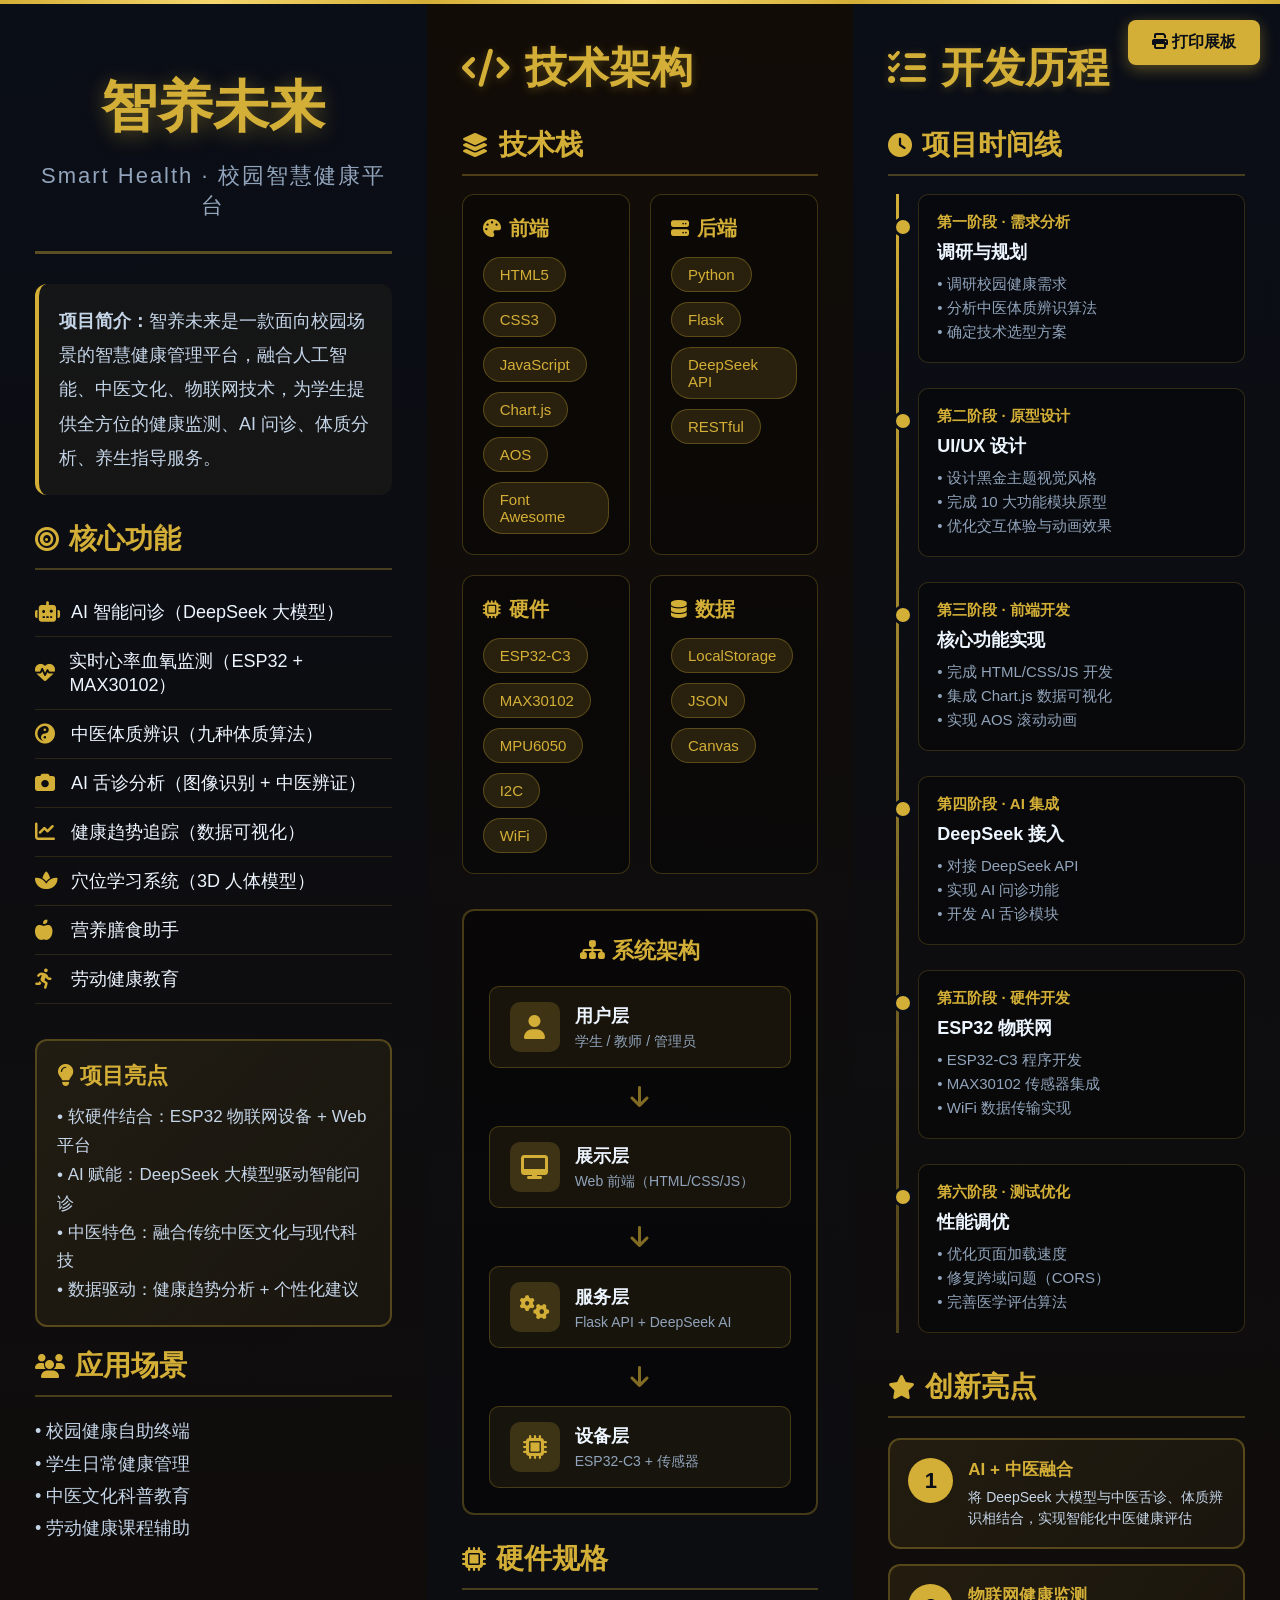
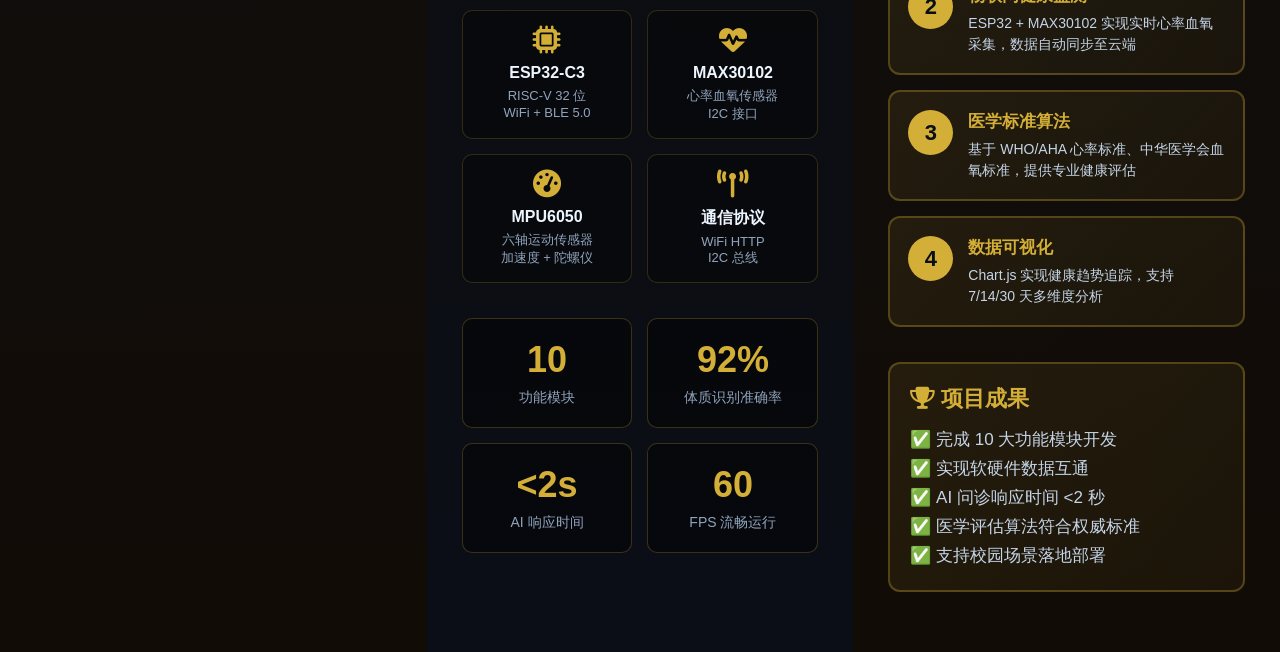
<file: 三折叠展板-技术展示.html>
<!DOCTYPE html>
<html lang="zh-CN">
<head>
    <meta charset="UTF-8">
    <meta name="viewport" content="width=device-width, initial-scale=1.0">
    <title>智养未来 - 技术展示三折叠展板</title>
    <link rel="stylesheet" href="https://cdnjs.cloudflare.com/ajax/libs/font-awesome/6.4.0/css/all.min.css">
    <style>
        * {
            margin: 0;
            padding: 0;
            box-sizing: border-box;
        }

        @page {
            size: A3 landscape;
            margin: 0;
        }

        body {
            font-family: 'Microsoft YaHei', 'PingFang SC', sans-serif;
            background: #0a0e17;
            color: #edf5ff;
            overflow-x: hidden;
        }

        .exhibition-board {
            width: 100%;
            min-height: 100vh;
            display: grid;
            grid-template-columns: 1fr 1fr 1fr;
            gap: 0;
            background: linear-gradient(135deg, #0a0e17 0%, #120c06 100%);
        }

        /* 面板通用样式 */
        .panel {
            padding: 40px 35px;
            position: relative;
            overflow: hidden;
        }

        .panel::before {
            content: '';
            position: absolute;
            top: 0;
            left: 0;
            right: 0;
            height: 4px;
            background: linear-gradient(90deg, #d4af37, #f5d76e, #d4af37);
        }

        .panel-title {
            font-size: 42px;
            font-weight: 700;
            color: #d4af37;
            margin-bottom: 30px;
            display: flex;
            align-items: center;
            gap: 15px;
            text-shadow: 0 2px 10px rgba(212, 175, 55, 0.3);
        }

        .panel-title i {
            font-size: 38px;
        }

        .section {
            margin-bottom: 35px;
        }

        .section-title {
            font-size: 28px;
            font-weight: 600;
            color: #d4af37;
            margin-bottom: 18px;
            display: flex;
            align-items: center;
            gap: 10px;
            padding-bottom: 10px;
            border-bottom: 2px solid rgba(212, 175, 55, 0.3);
        }

        .section-title i {
            font-size: 24px;
        }

        .section-content {
            font-size: 18px;
            line-height: 1.8;
            color: #c5d5e8;
        }

        /* 左面板 - 项目概览 */
        .left-panel {
            background: linear-gradient(180deg, rgba(10, 14, 23, 0.95) 0%, rgba(18, 12, 6, 0.95) 100%);
        }

        .project-header {
            text-align: center;
            padding: 30px 0;
            border-bottom: 3px solid rgba(212, 175, 55, 0.4);
            margin-bottom: 30px;
        }

        .project-name {
            font-size: 56px;
            font-weight: 700;
            color: #d4af37;
            margin-bottom: 15px;
            text-shadow: 0 4px 20px rgba(212, 175, 55, 0.4);
        }

        .project-subtitle {
            font-size: 22px;
            color: #91a4bb;
            letter-spacing: 2px;
        }

        .project-desc {
            font-size: 18px;
            line-height: 1.9;
            color: #c5d5e8;
            margin-bottom: 25px;
            padding: 20px;
            background: rgba(212, 175, 55, 0.05);
            border-radius: 12px;
            border-left: 4px solid #d4af37;
        }

        .feature-list {
            list-style: none;
        }

        .feature-list li {
            font-size: 18px;
            padding: 12px 0;
            display: flex;
            align-items: center;
            gap: 12px;
            border-bottom: 1px solid rgba(212, 175, 55, 0.15);
        }

        .feature-list li i {
            color: #d4af37;
            font-size: 20px;
            width: 24px;
        }

        .highlight-box {
            background: linear-gradient(135deg, rgba(212, 175, 55, 0.1) 0%, rgba(212, 175, 55, 0.05) 100%);
            border: 2px solid rgba(212, 175, 55, 0.3);
            border-radius: 12px;
            padding: 20px;
            margin: 20px 0;
        }

        .highlight-box h4 {
            font-size: 22px;
            color: #d4af37;
            margin-bottom: 12px;
        }

        .highlight-box p {
            font-size: 17px;
            color: #c5d5e8;
            line-height: 1.7;
        }

        /* 中面板 - 技术栈 */
        .center-panel {
            background: linear-gradient(180deg, rgba(18, 12, 6, 0.95) 0%, rgba(10, 14, 23, 0.95) 100%);
        }

        .tech-stack-grid {
            display: grid;
            grid-template-columns: 1fr 1fr;
            gap: 20px;
            margin-bottom: 30px;
        }

        .tech-category {
            background: rgba(0, 0, 0, 0.3);
            border: 1px solid rgba(212, 175, 55, 0.25);
            border-radius: 12px;
            padding: 20px;
        }

        .tech-category h4 {
            font-size: 20px;
            color: #d4af37;
            margin-bottom: 15px;
            display: flex;
            align-items: center;
            gap: 8px;
        }

        .tech-category h4 i {
            font-size: 18px;
        }

        .tech-items {
            display: flex;
            flex-wrap: wrap;
            gap: 10px;
        }

        .tech-tag {
            padding: 8px 16px;
            background: rgba(212, 175, 55, 0.15);
            border: 1px solid rgba(212, 175, 55, 0.3);
            border-radius: 20px;
            font-size: 15px;
            color: #d4af37;
            font-weight: 500;
        }

        .architecture-diagram {
            background: rgba(0, 0, 0, 0.4);
            border: 2px solid rgba(212, 175, 55, 0.3);
            border-radius: 12px;
            padding: 25px;
            margin: 25px 0;
        }

        .architecture-diagram h4 {
            font-size: 22px;
            color: #d4af37;
            margin-bottom: 20px;
            text-align: center;
        }

        .arch-flow {
            display: flex;
            flex-direction: column;
            gap: 15px;
        }

        .arch-layer {
            background: rgba(212, 175, 55, 0.08);
            border: 1px solid rgba(212, 175, 55, 0.25);
            border-radius: 10px;
            padding: 15px 20px;
            display: flex;
            align-items: center;
            gap: 15px;
        }

        .arch-layer-icon {
            width: 50px;
            height: 50px;
            background: rgba(212, 175, 55, 0.2);
            border-radius: 10px;
            display: flex;
            align-items: center;
            justify-content: center;
            font-size: 24px;
            color: #d4af37;
            flex-shrink: 0;
        }

        .arch-layer-content h5 {
            font-size: 18px;
            color: #edf5ff;
            margin-bottom: 5px;
        }

        .arch-layer-content p {
            font-size: 14px;
            color: #91a4bb;
        }

        .arch-arrow {
            text-align: center;
            font-size: 24px;
            color: #d4af37;
            opacity: 0.6;
        }

        .hardware-specs {
            display: grid;
            grid-template-columns: 1fr 1fr;
            gap: 15px;
            margin-top: 20px;
        }

        .spec-card {
            background: rgba(0, 0, 0, 0.3);
            border: 1px solid rgba(212, 175, 55, 0.2);
            border-radius: 10px;
            padding: 15px;
            text-align: center;
        }

        .spec-card i {
            font-size: 28px;
            color: #d4af37;
            margin-bottom: 10px;
        }

        .spec-card h5 {
            font-size: 16px;
            color: #edf5ff;
            margin-bottom: 5px;
        }

        .spec-card p {
            font-size: 13px;
            color: #91a4bb;
        }

        /* 右面板 - 开发过程 */
        .right-panel {
            background: linear-gradient(180deg, rgba(10, 14, 23, 0.95) 0%, rgba(18, 12, 6, 0.95) 100%);
        }

        .timeline {
            position: relative;
            padding-left: 30px;
        }

        .timeline::before {
            content: '';
            position: absolute;
            left: 8px;
            top: 0;
            bottom: 0;
            width: 3px;
            background: linear-gradient(180deg, #d4af37, rgba(212, 175, 55, 0.3));
        }

        .timeline-item {
            position: relative;
            margin-bottom: 25px;
            padding: 18px;
            background: rgba(0, 0, 0, 0.3);
            border: 1px solid rgba(212, 175, 55, 0.2);
            border-radius: 10px;
        }

        .timeline-item::before {
            content: '';
            position: absolute;
            left: -26px;
            top: 22px;
            width: 14px;
            height: 14px;
            background: #d4af37;
            border-radius: 50%;
            border: 3px solid #0a0e17;
        }

        .timeline-date {
            font-size: 15px;
            color: #d4af37;
            font-weight: 600;
            margin-bottom: 8px;
        }

        .timeline-title {
            font-size: 18px;
            color: #edf5ff;
            font-weight: 600;
            margin-bottom: 8px;
        }

        .timeline-desc {
            font-size: 15px;
            color: #91a4bb;
            line-height: 1.6;
        }

        .innovation-grid {
            display: grid;
            grid-template-columns: 1fr;
            gap: 15px;
            margin-top: 20px;
        }

        .innovation-card {
            background: linear-gradient(135deg, rgba(212, 175, 55, 0.1) 0%, rgba(212, 175, 55, 0.05) 100%);
            border: 2px solid rgba(212, 175, 55, 0.3);
            border-radius: 12px;
            padding: 18px;
            display: flex;
            align-items: flex-start;
            gap: 15px;
        }

        .innovation-number {
            width: 45px;
            height: 45px;
            background: #d4af37;
            color: #0a0e17;
            border-radius: 50%;
            display: flex;
            align-items: center;
            justify-content: center;
            font-size: 22px;
            font-weight: 700;
            flex-shrink: 0;
        }

        .innovation-content h5 {
            font-size: 17px;
            color: #d4af37;
            margin-bottom: 6px;
        }

        .innovation-content p {
            font-size: 14px;
            color: #c5d5e8;
            line-height: 1.5;
        }

        .stats-grid {
            display: grid;
            grid-template-columns: 1fr 1fr;
            gap: 15px;
            margin-top: 20px;
        }

        .stat-card {
            background: rgba(0, 0, 0, 0.4);
            border: 1px solid rgba(212, 175, 55, 0.25);
            border-radius: 10px;
            padding: 20px;
            text-align: center;
        }

        .stat-number {
            font-size: 36px;
            font-weight: 700;
            color: #d4af37;
            margin-bottom: 8px;
        }

        .stat-label {
            font-size: 14px;
            color: #91a4bb;
        }

        /* 打印优化 */
        @media print {
            body {
                background: white;
            }

            .exhibition-board {
                background: white;
            }

            .panel {
                background: white !important;
                color: #333;
            }

            .panel-title,
            .section-title,
            .project-name {
                color: #d4af37 !important;
            }

            .tech-tag,
            .highlight-box {
                background: rgba(212, 175, 55, 0.1) !important;
            }
        }

        /* 响应式 */
        @media (max-width: 1200px) {
            .exhibition-board {
                grid-template-columns: 1fr;
            }

            .panel {
                padding: 30px 25px;
            }

            .project-name {
                font-size: 42px;
            }

            .panel-title {
                font-size: 32px;
            }
        }
    </style>
</head>
<body>
    <div class="exhibition-board">
        <!-- 左面板：项目概览 -->
        <div class="panel left-panel">
            <div class="project-header">
                <div class="project-name">智养未来</div>
                <div class="project-subtitle">Smart Health · 校园智慧健康平台</div>
            </div>

            <div class="project-desc">
                <strong>项目简介：</strong>智养未来是一款面向校园场景的智慧健康管理平台，融合人工智能、中医文化、物联网技术，为学生提供全方位的健康监测、AI 问诊、体质分析、养生指导服务。
            </div>

            <div class="section">
                <div class="section-title">
                    <i class="fas fa-bullseye"></i>
                    核心功能
                </div>
                <ul class="feature-list">
                    <li><i class="fas fa-robot"></i> AI 智能问诊（DeepSeek 大模型）</li>
                    <li><i class="fas fa-heartbeat"></i> 实时心率血氧监测（ESP32 + MAX30102）</li>
                    <li><i class="fas fa-yin-yang"></i> 中医体质辨识（九种体质算法）</li>
                    <li><i class="fas fa-camera"></i> AI 舌诊分析（图像识别 + 中医辨证）</li>
                    <li><i class="fas fa-chart-line"></i> 健康趋势追踪（数据可视化）</li>
                    <li><i class="fas fa-spa"></i> 穴位学习系统（3D 人体模型）</li>
                    <li><i class="fas fa-apple-alt"></i> 营养膳食助手</li>
                    <li><i class="fas fa-running"></i> 劳动健康教育</li>
                </ul>
            </div>

            <div class="highlight-box">
                <h4><i class="fas fa-lightbulb"></i> 项目亮点</h4>
                <p>
                    • 软硬件结合：ESP32 物联网设备 + Web 平台<br>
                    • AI 赋能：DeepSeek 大模型驱动智能问诊<br>
                    • 中医特色：融合传统中医文化与现代科技<br>
                    • 数据驱动：健康趋势分析 + 个性化建议
                </p>
            </div>

            <div class="section">
                <div class="section-title">
                    <i class="fas fa-users"></i>
                    应用场景
                </div>
                <div class="section-content">
                    • 校园健康自助终端<br>
                    • 学生日常健康管理<br>
                    • 中医文化科普教育<br>
                    • 劳动健康课程辅助
                </div>
            </div>
        </div>

        <!-- 中面板：技术栈 -->
        <div class="panel center-panel">
            <div class="panel-title">
                <i class="fas fa-code"></i>
                技术架构
            </div>

            <div class="section">
                <div class="section-title">
                    <i class="fas fa-layer-group"></i>
                    技术栈
                </div>
                <div class="tech-stack-grid">
                    <div class="tech-category">
                        <h4><i class="fas fa-palette"></i> 前端</h4>
                        <div class="tech-items">
                            <span class="tech-tag">HTML5</span>
                            <span class="tech-tag">CSS3</span>
                            <span class="tech-tag">JavaScript</span>
                            <span class="tech-tag">Chart.js</span>
                            <span class="tech-tag">AOS</span>
                            <span class="tech-tag">Font Awesome</span>
                        </div>
                    </div>
                    <div class="tech-category">
                        <h4><i class="fas fa-server"></i> 后端</h4>
                        <div class="tech-items">
                            <span class="tech-tag">Python</span>
                            <span class="tech-tag">Flask</span>
                            <span class="tech-tag">DeepSeek API</span>
                            <span class="tech-tag">RESTful</span>
                        </div>
                    </div>
                    <div class="tech-category">
                        <h4><i class="fas fa-microchip"></i> 硬件</h4>
                        <div class="tech-items">
                            <span class="tech-tag">ESP32-C3</span>
                            <span class="tech-tag">MAX30102</span>
                            <span class="tech-tag">MPU6050</span>
                            <span class="tech-tag">I2C</span>
                            <span class="tech-tag">WiFi</span>
                        </div>
                    </div>
                    <div class="tech-category">
                        <h4><i class="fas fa-database"></i> 数据</h4>
                        <div class="tech-items">
                            <span class="tech-tag">LocalStorage</span>
                            <span class="tech-tag">JSON</span>
                            <span class="tech-tag">Canvas</span>
                        </div>
                    </div>
                </div>
            </div>

            <div class="architecture-diagram">
                <h4><i class="fas fa-sitemap"></i> 系统架构</h4>
                <div class="arch-flow">
                    <div class="arch-layer">
                        <div class="arch-layer-icon"><i class="fas fa-user"></i></div>
                        <div class="arch-layer-content">
                            <h5>用户层</h5>
                            <p>学生 / 教师 / 管理员</p>
                        </div>
                    </div>
                    <div class="arch-arrow"><i class="fas fa-arrow-down"></i></div>
                    <div class="arch-layer">
                        <div class="arch-layer-icon"><i class="fas fa-desktop"></i></div>
                        <div class="arch-layer-content">
                            <h5>展示层</h5>
                            <p>Web 前端（HTML/CSS/JS）</p>
                        </div>
                    </div>
                    <div class="arch-arrow"><i class="fas fa-arrow-down"></i></div>
                    <div class="arch-layer">
                        <div class="arch-layer-icon"><i class="fas fa-cogs"></i></div>
                        <div class="arch-layer-content">
                            <h5>服务层</h5>
                            <p>Flask API + DeepSeek AI</p>
                        </div>
                    </div>
                    <div class="arch-arrow"><i class="fas fa-arrow-down"></i></div>
                    <div class="arch-layer">
                        <div class="arch-layer-icon"><i class="fas fa-microchip"></i></div>
                        <div class="arch-layer-content">
                            <h5>设备层</h5>
                            <p>ESP32-C3 + 传感器</p>
                        </div>
                    </div>
                </div>
            </div>

            <div class="section">
                <div class="section-title">
                    <i class="fas fa-microchip"></i>
                    硬件规格
                </div>
                <div class="hardware-specs">
                    <div class="spec-card">
                        <i class="fas fa-microchip"></i>
                        <h5>ESP32-C3</h5>
                        <p>RISC-V 32 位<br>WiFi + BLE 5.0</p>
                    </div>
                    <div class="spec-card">
                        <i class="fas fa-heartbeat"></i>
                        <h5>MAX30102</h5>
                        <p>心率血氧传感器<br>I2C 接口</p>
                    </div>
                    <div class="spec-card">
                        <i class="fas fa-tachometer-alt"></i>
                        <h5>MPU6050</h5>
                        <p>六轴运动传感器<br>加速度 + 陀螺仪</p>
                    </div>
                    <div class="spec-card">
                        <i class="fas fa-broadcast-tower"></i>
                        <h5>通信协议</h5>
                        <p>WiFi HTTP<br>I2C 总线</p>
                    </div>
                </div>
            </div>

            <div class="stats-grid">
                <div class="stat-card">
                    <div class="stat-number">10</div>
                    <div class="stat-label">功能模块</div>
                </div>
                <div class="stat-card">
                    <div class="stat-number">92%</div>
                    <div class="stat-label">体质识别准确率</div>
                </div>
                <div class="stat-card">
                    <div class="stat-number">&lt;2s</div>
                    <div class="stat-label">AI 响应时间</div>
                </div>
                <div class="stat-card">
                    <div class="stat-number">60</div>
                    <div class="stat-label">FPS 流畅运行</div>
                </div>
            </div>
        </div>

        <!-- 右面板：开发过程 -->
        <div class="panel right-panel">
            <div class="panel-title">
                <i class="fas fa-tasks"></i>
                开发历程
            </div>

            <div class="section">
                <div class="section-title">
                    <i class="fas fa-clock"></i>
                    项目时间线
                </div>
                <div class="timeline">
                    <div class="timeline-item">
                        <div class="timeline-date">第一阶段 · 需求分析</div>
                        <div class="timeline-title">调研与规划</div>
                        <div class="timeline-desc">
                            • 调研校园健康需求<br>
                            • 分析中医体质辨识算法<br>
                            • 确定技术选型方案
                        </div>
                    </div>
                    <div class="timeline-item">
                        <div class="timeline-date">第二阶段 · 原型设计</div>
                        <div class="timeline-title">UI/UX 设计</div>
                        <div class="timeline-desc">
                            • 设计黑金主题视觉风格<br>
                            • 完成 10 大功能模块原型<br>
                            • 优化交互体验与动画效果
                        </div>
                    </div>
                    <div class="timeline-item">
                        <div class="timeline-date">第三阶段 · 前端开发</div>
                        <div class="timeline-title">核心功能实现</div>
                        <div class="timeline-desc">
                            • 完成 HTML/CSS/JS 开发<br>
                            • 集成 Chart.js 数据可视化<br>
                            • 实现 AOS 滚动动画
                        </div>
                    </div>
                    <div class="timeline-item">
                        <div class="timeline-date">第四阶段 · AI 集成</div>
                        <div class="timeline-title">DeepSeek 接入</div>
                        <div class="timeline-desc">
                            • 对接 DeepSeek API<br>
                            • 实现 AI 问诊功能<br>
                            • 开发 AI 舌诊模块
                        </div>
                    </div>
                    <div class="timeline-item">
                        <div class="timeline-date">第五阶段 · 硬件开发</div>
                        <div class="timeline-title">ESP32 物联网</div>
                        <div class="timeline-desc">
                            • ESP32-C3 程序开发<br>
                            • MAX30102 传感器集成<br>
                            • WiFi 数据传输实现
                        </div>
                    </div>
                    <div class="timeline-item">
                        <div class="timeline-date">第六阶段 · 测试优化</div>
                        <div class="timeline-title">性能调优</div>
                        <div class="timeline-desc">
                            • 优化页面加载速度<br>
                            • 修复跨域问题（CORS）<br>
                            • 完善医学评估算法
                        </div>
                    </div>
                </div>
            </div>

            <div class="section">
                <div class="section-title">
                    <i class="fas fa-star"></i>
                    创新亮点
                </div>
                <div class="innovation-grid">
                    <div class="innovation-card">
                        <div class="innovation-number">1</div>
                        <div class="innovation-content">
                            <h5>AI + 中医融合</h5>
                            <p>将 DeepSeek 大模型与中医舌诊、体质辨识相结合，实现智能化中医健康评估</p>
                        </div>
                    </div>
                    <div class="innovation-card">
                        <div class="innovation-number">2</div>
                        <div class="innovation-content">
                            <h5>物联网健康监测</h5>
                            <p>ESP32 + MAX30102 实现实时心率血氧采集，数据自动同步至云端</p>
                        </div>
                    </div>
                    <div class="innovation-card">
                        <div class="innovation-number">3</div>
                        <div class="innovation-content">
                            <h5>医学标准算法</h5>
                            <p>基于 WHO/AHA 心率标准、中华医学会血氧标准，提供专业健康评估</p>
                        </div>
                    </div>
                    <div class="innovation-card">
                        <div class="innovation-number">4</div>
                        <div class="innovation-content">
                            <h5>数据可视化</h5>
                            <p>Chart.js 实现健康趋势追踪，支持 7/14/30 天多维度分析</p>
                        </div>
                    </div>
                </div>
            </div>

            <div class="highlight-box" style="margin-top: 25px;">
                <h4><i class="fas fa-trophy"></i> 项目成果</h4>
                <p>
                    ✅ 完成 10 大功能模块开发<br>
                    ✅ 实现软硬件数据互通<br>
                    ✅ AI 问诊响应时间 &lt;2 秒<br>
                    ✅ 医学评估算法符合权威标准<br>
                    ✅ 支持校园场景落地部署
                </p>
            </div>
        </div>
    </div>

    <script>
        // 打印功能
        function printBoard() {
            window.print();
        }

        // 添加打印按钮（仅在屏幕显示）
        if (!window.matchMedia('print').matches) {
            const printBtn = document.createElement('button');
            printBtn.innerHTML = '<i class="fas fa-print"></i> 打印展板';
            printBtn.style.cssText = `
                position: fixed;
                top: 20px;
                right: 20px;
                padding: 12px 24px;
                background: #d4af37;
                color: #0a0e17;
                border: none;
                border-radius: 8px;
                font-size: 16px;
                font-weight: 600;
                cursor: pointer;
                z-index: 1000;
                box-shadow: 0 4px 15px rgba(212, 175, 55, 0.4);
            `;
            printBtn.onclick = printBoard;
            document.body.appendChild(printBtn);
        }
    </script>
</body>
</html>
</file>
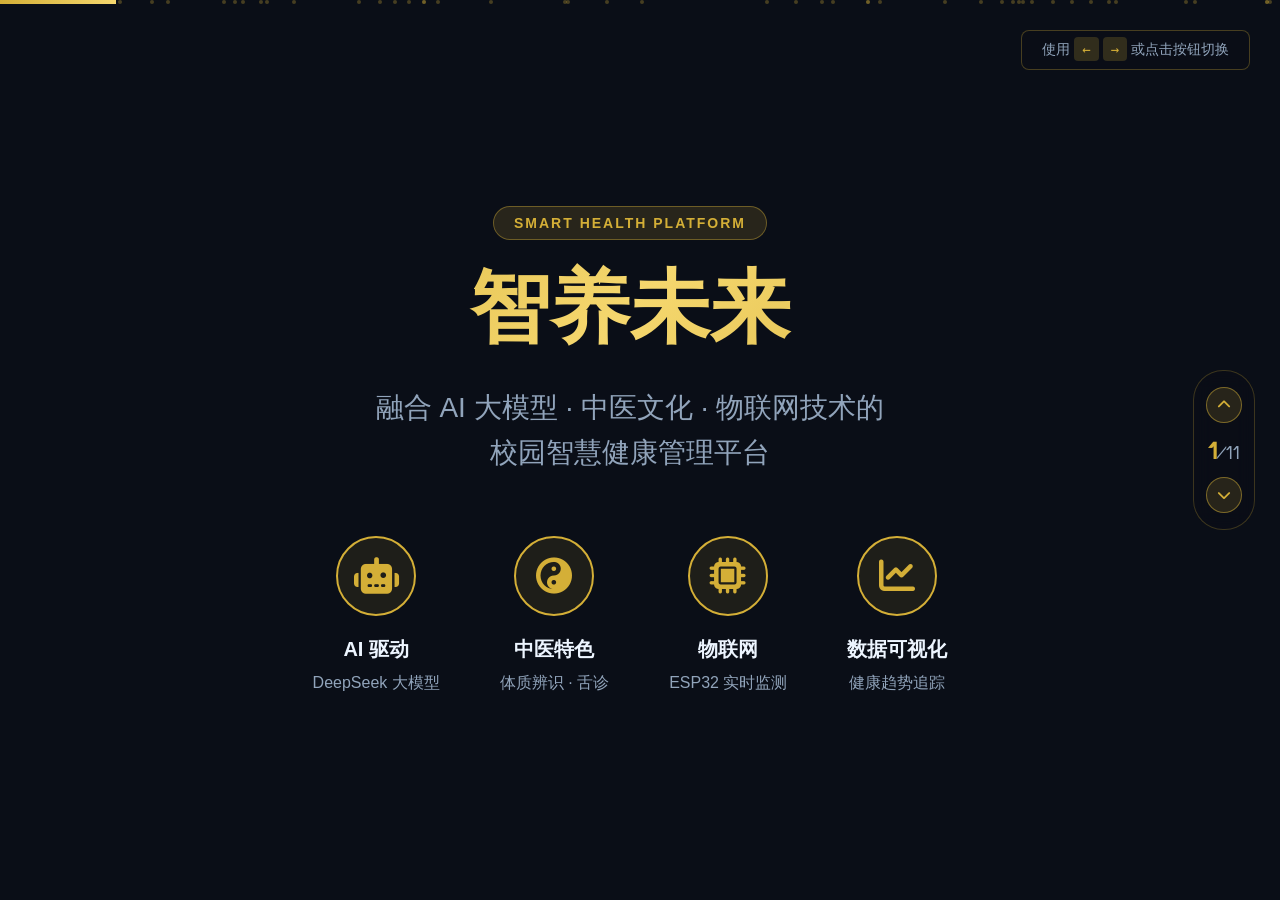
<file: 项目演示文稿.html>
<!DOCTYPE html>
<html lang="zh-CN">
<head>
    <meta charset="UTF-8">
    <meta name="viewport" content="width=device-width, initial-scale=1.0">
    <title>智养未来 · 项目演示文稿</title>
    <link rel="stylesheet" href="https://cdnjs.cloudflare.com/ajax/libs/font-awesome/6.4.0/css/all.min.css">
    <link href="https://fonts.googleapis.com/css2?family=Orbitron:wght@400;700;900&display=swap" rel="stylesheet">
    <style>
        * {
            margin: 0;
            padding: 0;
            box-sizing: border-box;
        }

        :root {
            --gold: #d4af37;
            --gold-light: #f5d76e;
            --dark: #0a0e17;
            --dark-secondary: #120c06;
            --text: #edf5ff;
            --text-secondary: #91a4bb;
            --cyan: #38d9e6;
            --green: #4ade80;
            --red: #f87171;
        }

        body {
            font-family: 'Microsoft YaHei', 'PingFang SC', sans-serif;
            background: var(--dark);
            color: var(--text);
            overflow: hidden;
            height: 100vh;
        }

        /* 粒子背景 */
        .particles {
            position: fixed;
            top: 0;
            left: 0;
            width: 100%;
            height: 100%;
            pointer-events: none;
            z-index: 0;
        }

        .particle {
            position: absolute;
            width: 4px;
            height: 4px;
            background: var(--gold);
            border-radius: 50%;
            opacity: 0.3;
            animation: float 20s infinite linear;
        }

        @keyframes float {
            0% { transform: translateY(100vh) rotate(0deg); opacity: 0; }
            10% { opacity: 0.3; }
            90% { opacity: 0.3; }
            100% { transform: translateY(-100px) rotate(720deg); opacity: 0; }
        }

        /* 幻灯片容器 */
        .slideshow {
            position: relative;
            width: 100%;
            height: 100vh;
            overflow: hidden;
        }

        .slide {
            position: absolute;
            top: 0;
            left: 0;
            width: 100%;
            height: 100%;
            display: flex;
            align-items: center;
            justify-content: center;
            padding: 60px 100px 60px 80px;
            opacity: 0;
            visibility: hidden;
            transition: all 0.8s cubic-bezier(0.4, 0, 0.2, 1);
            transform: translateX(100px) scale(0.95);
        }

        .slide.active {
            opacity: 1;
            visibility: visible;
            transform: translateX(0) scale(1);
            z-index: 10;
        }

        .slide.prev {
            transform: translateX(-100px) scale(0.95);
        }

        /* 导航控制 */
        .nav-controls {
            position: fixed;
            right: 25px;
            top: 50%;
            transform: translateY(-50%);
            display: flex;
            flex-direction: column;
            align-items: center;
            gap: 12px;
            z-index: 100;
            background: rgba(10, 14, 23, 0.7);
            padding: 16px 12px;
            border-radius: 30px;
            border: 1px solid rgba(212, 175, 55, 0.25);
            backdrop-filter: blur(10px);
        }

        .nav-btn {
            width: 36px;
            height: 36px;
            background: rgba(212, 175, 55, 0.15);
            border: 1.5px solid rgba(212, 175, 55, 0.5);
            border-radius: 50%;
            color: var(--gold);
            font-size: 14px;
            cursor: pointer;
            transition: all 0.3s ease;
            display: flex;
            align-items: center;
            justify-content: center;
        }

        .nav-btn:hover {
            background: var(--gold);
            color: var(--dark);
            transform: scale(1.1);
        }

        .slide-counter {
            font-size: 18px;
            color: var(--text-secondary);
            font-family: 'Orbitron', sans-serif;
        }

        .slide-counter .current {
            color: var(--gold);
            font-size: 24px;
            font-weight: 700;
        }

        /* 进度条 */
        .progress-bar {
            position: fixed;
            top: 0;
            left: 0;
            height: 4px;
            background: linear-gradient(90deg, var(--gold), var(--gold-light));
            transition: width 0.5s ease;
            z-index: 100;
        }

        /* 幻灯片内容样式 */
        .slide-content {
            max-width: 1400px;
            width: 100%;
            position: relative;
            z-index: 10;
        }

        .slide-header {
            margin-bottom: 50px;
        }

        .slide-tag {
            display: inline-block;
            padding: 8px 20px;
            background: rgba(212, 175, 55, 0.15);
            border: 1px solid rgba(212, 175, 55, 0.4);
            border-radius: 20px;
            color: var(--gold);
            font-size: 14px;
            font-weight: 600;
            letter-spacing: 2px;
            margin-bottom: 20px;
            text-transform: uppercase;
        }

        .slide-title {
            font-size: 56px;
            font-weight: 700;
            color: var(--text);
            margin-bottom: 15px;
            line-height: 1.2;
        }

        .slide-title .highlight {
            color: var(--gold);
            position: relative;
        }

        .slide-title .highlight::after {
            content: '';
            position: absolute;
            bottom: -5px;
            left: 0;
            width: 100%;
            height: 4px;
            background: linear-gradient(90deg, var(--gold), transparent);
        }

        .slide-subtitle {
            font-size: 22px;
            color: var(--text-secondary);
            line-height: 1.6;
        }

        /* 封面页特殊样式 */
        .cover-slide {
            text-align: center;
        }

        .cover-slide .slide-title {
            font-size: 80px;
            font-weight: 900;
            background: linear-gradient(135deg, var(--gold) 0%, var(--gold-light) 50%, var(--gold) 100%);
            -webkit-background-clip: text;
            -webkit-text-fill-color: transparent;
            background-clip: text;
            margin-bottom: 30px;
            animation: shimmer 3s infinite;
        }

        @keyframes shimmer {
            0%, 100% { filter: brightness(1); }
            50% { filter: brightness(1.3); }
        }

        .cover-slide .slide-subtitle {
            font-size: 28px;
            color: var(--text-secondary);
            margin-bottom: 50px;
        }

        .cover-info {
            display: flex;
            justify-content: center;
            gap: 60px;
            margin-top: 60px;
        }

        .cover-info-item {
            text-align: center;
        }

        .cover-info-item .icon {
            width: 80px;
            height: 80px;
            background: rgba(212, 175, 55, 0.1);
            border: 2px solid var(--gold);
            border-radius: 50%;
            display: flex;
            align-items: center;
            justify-content: center;
            font-size: 36px;
            color: var(--gold);
            margin: 0 auto 20px;
        }

        .cover-info-item h3 {
            font-size: 20px;
            color: var(--text);
            margin-bottom: 10px;
        }

        .cover-info-item p {
            font-size: 16px;
            color: var(--text-secondary);
        }

        /* 网格布局 */
        .grid-2 {
            display: grid;
            grid-template-columns: 1fr 1fr;
            gap: 40px;
            margin-top: 40px;
        }

        .grid-3 {
            display: grid;
            grid-template-columns: repeat(3, 1fr);
            gap: 30px;
            margin-top: 40px;
        }

        .grid-4 {
            display: grid;
            grid-template-columns: repeat(4, 1fr);
            gap: 25px;
            margin-top: 40px;
        }

        /* 卡片样式 */
        .card {
            background: rgba(0, 0, 0, 0.4);
            border: 1px solid rgba(212, 175, 55, 0.25);
            border-radius: 16px;
            padding: 30px;
            transition: all 0.4s ease;
            position: relative;
            overflow: hidden;
        }

        .card::before {
            content: '';
            position: absolute;
            top: 0;
            left: -100%;
            width: 100%;
            height: 100%;
            background: linear-gradient(90deg, transparent, rgba(212, 175, 55, 0.1), transparent);
            transition: left 0.6s ease;
        }

        .card:hover::before {
            left: 100%;
        }

        .card:hover {
            transform: translateY(-10px);
            border-color: var(--gold);
            box-shadow: 0 20px 40px rgba(212, 175, 55, 0.2);
        }

        .card-icon {
            width: 70px;
            height: 70px;
            background: rgba(212, 175, 55, 0.15);
            border-radius: 16px;
            display: flex;
            align-items: center;
            justify-content: center;
            font-size: 32px;
            color: var(--gold);
            margin-bottom: 20px;
        }

        .card h3 {
            font-size: 22px;
            color: var(--text);
            margin-bottom: 12px;
        }

        .card p {
            font-size: 16px;
            color: var(--text-secondary);
            line-height: 1.6;
        }

        /* 数字统计 */
        .stat-box {
            text-align: center;
            padding: 40px 30px;
            background: linear-gradient(135deg, rgba(212, 175, 55, 0.1) 0%, rgba(212, 175, 55, 0.05) 100%);
            border: 2px solid rgba(212, 175, 55, 0.3);
            border-radius: 20px;
            transition: all 0.4s ease;
        }

        .stat-box:hover {
            transform: scale(1.05);
            border-color: var(--gold);
        }

        .stat-number {
            font-size: 64px;
            font-weight: 900;
            color: var(--gold);
            font-family: 'Orbitron', sans-serif;
            margin-bottom: 15px;
            line-height: 1;
        }

        .stat-label {
            font-size: 18px;
            color: var(--text-secondary);
        }

        /* 时间线 */
        .timeline {
            position: relative;
            padding-left: 40px;
            margin-top: 40px;
        }

        .timeline::before {
            content: '';
            position: absolute;
            left: 15px;
            top: 0;
            bottom: 0;
            width: 3px;
            background: linear-gradient(180deg, var(--gold), rgba(212, 175, 55, 0.2));
        }

        .timeline-item {
            position: relative;
            margin-bottom: 30px;
            padding: 25px;
            background: rgba(0, 0, 0, 0.4);
            border: 1px solid rgba(212, 175, 55, 0.25);
            border-radius: 12px;
            transition: all 0.4s ease;
        }

        .timeline-item:hover {
            transform: translateX(10px);
            border-color: var(--gold);
        }

        .timeline-item::before {
            content: '';
            position: absolute;
            left: -33px;
            top: 30px;
            width: 18px;
            height: 18px;
            background: var(--gold);
            border-radius: 50%;
            border: 4px solid var(--dark);
            box-shadow: 0 0 0 3px var(--gold);
        }

        .timeline-date {
            font-size: 16px;
            color: var(--gold);
            font-weight: 600;
            margin-bottom: 10px;
        }

        .timeline-title {
            font-size: 20px;
            color: var(--text);
            margin-bottom: 10px;
        }

        .timeline-desc {
            font-size: 15px;
            color: var(--text-secondary);
            line-height: 1.6;
        }

        /* 架构图 */
        .architecture {
            display: flex;
            flex-direction: column;
            gap: 20px;
            margin-top: 40px;
        }

        .arch-layer {
            display: flex;
            align-items: center;
            gap: 25px;
            padding: 25px 30px;
            background: rgba(0, 0, 0, 0.4);
            border: 2px solid rgba(212, 175, 55, 0.25);
            border-radius: 12px;
            transition: all 0.4s ease;
        }

        .arch-layer:hover {
            transform: translateX(20px);
            border-color: var(--gold);
            background: rgba(212, 175, 55, 0.1);
        }

        .arch-icon {
            width: 70px;
            height: 70px;
            background: rgba(212, 175, 55, 0.2);
            border-radius: 16px;
            display: flex;
            align-items: center;
            justify-content: center;
            font-size: 32px;
            color: var(--gold);
            flex-shrink: 0;
        }

        .arch-content {
            flex: 1;
        }

        .arch-content h4 {
            font-size: 22px;
            color: var(--text);
            margin-bottom: 8px;
        }

        .arch-content p {
            font-size: 16px;
            color: var(--text-secondary);
        }

        .arch-arrow {
            text-align: center;
            font-size: 32px;
            color: var(--gold);
            opacity: 0.6;
        }

        /* 技术标签 */
        .tech-tags {
            display: flex;
            flex-wrap: wrap;
            gap: 15px;
            margin-top: 30px;
        }

        .tech-tag {
            padding: 12px 24px;
            background: rgba(212, 175, 55, 0.15);
            border: 2px solid rgba(212, 175, 55, 0.4);
            border-radius: 25px;
            font-size: 16px;
            color: var(--gold);
            font-weight: 600;
            transition: all 0.3s ease;
        }

        .tech-tag:hover {
            background: var(--gold);
            color: var(--dark);
            transform: scale(1.1);
        }

        /* 列表样式 */
        .feature-list {
            list-style: none;
            margin-top: 30px;
        }

        .feature-list li {
            display: flex;
            align-items: center;
            gap: 15px;
            padding: 18px 0;
            border-bottom: 1px solid rgba(212, 175, 55, 0.15);
            font-size: 18px;
            color: var(--text);
            transition: all 0.3s ease;
        }

        .feature-list li:hover {
            transform: translateX(10px);
            color: var(--gold);
        }

        .feature-list li i {
            color: var(--gold);
            font-size: 22px;
            width: 30px;
        }

        /* 对比表格 */
        .comparison-table {
            width: 100%;
            margin-top: 40px;
            border-collapse: collapse;
        }

        .comparison-table th,
        .comparison-table td {
            padding: 20px;
            text-align: left;
            border-bottom: 1px solid rgba(212, 175, 55, 0.2);
        }

        .comparison-table th {
            background: rgba(212, 175, 55, 0.1);
            color: var(--gold);
            font-size: 18px;
            font-weight: 600;
        }

        .comparison-table td {
            font-size: 16px;
            color: var(--text-secondary);
        }

        .comparison-table tr:hover td {
            background: rgba(212, 175, 55, 0.05);
            color: var(--text);
        }

        /* 动画类 */
        .fade-in {
            opacity: 0;
            transform: translateY(30px);
            transition: all 0.6s ease;
        }

        .slide.active .fade-in {
            opacity: 1;
            transform: translateY(0);
        }

        .fade-in-delay-1 { transition-delay: 0.1s; }
        .fade-in-delay-2 { transition-delay: 0.2s; }
        .fade-in-delay-3 { transition-delay: 0.3s; }
        .fade-in-delay-4 { transition-delay: 0.4s; }
        .fade-in-delay-5 { transition-delay: 0.5s; }
        .fade-in-delay-6 { transition-delay: 0.6s; }

        .scale-in {
            opacity: 0;
            transform: scale(0.8);
            transition: all 0.6s ease;
        }

        .slide.active .scale-in {
            opacity: 1;
            transform: scale(1);
        }

        .slide-left {
            opacity: 0;
            transform: translateX(-50px);
            transition: all 0.6s ease;
        }

        .slide.active .slide-left {
            opacity: 1;
            transform: translateX(0);
        }

        .slide-right {
            opacity: 0;
            transform: translateX(50px);
            transition: all 0.6s ease;
        }

        .slide.active .slide-right {
            opacity: 1;
            transform: translateX(0);
        }

        /* 响应式 */
        @media (max-width: 1200px) {
            .slide {
                padding: 40px;
            }

            .slide-title {
                font-size: 42px;
            }

            .grid-2, .grid-3, .grid-4 {
                grid-template-columns: 1fr;
            }

            .cover-slide .slide-title {
                font-size: 56px;
            }
        }

        /* 键盘提示 */
        .keyboard-hint {
            position: fixed;
            top: 30px;
            right: 30px;
            padding: 10px 20px;
            background: rgba(10, 14, 23, 0.8);
            border: 1px solid rgba(212, 175, 55, 0.3);
            border-radius: 8px;
            font-size: 14px;
            color: var(--text-secondary);
            z-index: 100;
        }

        .keyboard-hint kbd {
            padding: 4px 8px;
            background: rgba(212, 175, 55, 0.2);
            border-radius: 4px;
            color: var(--gold);
            font-family: monospace;
        }
    </style>
</head>
<body>
    <!-- 粒子背景 -->
    <div class="particles" id="particles"></div>

    <!-- 进度条 -->
    <div class="progress-bar" id="progressBar"></div>

    <!-- 键盘提示 -->
    <div class="keyboard-hint">
        使用 <kbd>←</kbd> <kbd>→</kbd> 或点击按钮切换
    </div>

    <!-- 幻灯片容器 -->
    <div class="slideshow" id="slideshow">
        <!-- Slide 1: 封面 -->
        <div class="slide cover-slide active" data-slide="1">
            <div class="slide-content">
                <div class="slide-tag fade-in">Smart Health Platform</div>
                <h1 class="slide-title fade-in fade-in-delay-1">智养未来</h1>
                <p class="slide-subtitle fade-in fade-in-delay-2">
                    融合 AI 大模型 · 中医文化 · 物联网技术的<br>
                    校园智慧健康管理平台
                </p>
                <div class="cover-info fade-in fade-in-delay-3">
                    <div class="cover-info-item">
                        <div class="icon"><i class="fas fa-robot"></i></div>
                        <h3>AI 驱动</h3>
                        <p>DeepSeek 大模型</p>
                    </div>
                    <div class="cover-info-item">
                        <div class="icon"><i class="fas fa-yin-yang"></i></div>
                        <h3>中医特色</h3>
                        <p>体质辨识 · 舌诊</p>
                    </div>
                    <div class="cover-info-item">
                        <div class="icon"><i class="fas fa-microchip"></i></div>
                        <h3>物联网</h3>
                        <p>ESP32 实时监测</p>
                    </div>
                    <div class="cover-info-item">
                        <div class="icon"><i class="fas fa-chart-line"></i></div>
                        <h3>数据可视化</h3>
                        <p>健康趋势追踪</p>
                    </div>
                </div>
            </div>
        </div>

        <!-- Slide 2: 项目背景 -->
        <div class="slide" data-slide="2">
            <div class="slide-content">
                <div class="slide-header">
                    <div class="slide-tag fade-in">Background</div>
                    <h2 class="slide-title fade-in fade-in-delay-1">
                        为什么需要<span class="highlight">智慧健康</span>？
                    </h2>
                    <p class="slide-subtitle fade-in fade-in-delay-2">
                        校园健康管理面临的四大痛点
                    </p>
                </div>
                <div class="grid-2">
                    <div class="card fade-in fade-in-delay-2">
                        <div class="card-icon"><i class="fas fa-exclamation-triangle"></i></div>
                        <h3>健康监测缺失</h3>
                        <p>学生缺乏便捷的健康检测手段，无法及时发现潜在健康问题</p>
                    </div>
                    <div class="card fade-in fade-in-delay-3">
                        <div class="card-icon"><i class="fas fa-user-md"></i></div>
                        <h3>医疗资源不足</h3>
                        <p>校医室排队时间长，专业健康咨询难以获取</p>
                    </div>
                    <div class="card fade-in fade-in-delay-4">
                        <div class="card-icon"><i class="fas fa-book-medical"></i></div>
                        <h3>中医文化断层</h3>
                        <p>传统中医知识难以触达年轻群体，文化传承面临挑战</p>
                    </div>
                    <div class="card fade-in fade-in-delay-5">
                        <div class="card-icon"><i class="fas fa-database"></i></div>
                        <h3>数据孤岛</h3>
                        <p>健康数据分散，缺乏系统化的追踪与分析</p>
                    </div>
                </div>
            </div>
        </div>

        <!-- Slide 3: 核心功能 -->
        <div class="slide" data-slide="3">
            <div class="slide-content">
                <div class="slide-header">
                    <div class="slide-tag fade-in">Features</div>
                    <h2 class="slide-title fade-in fade-in-delay-1">
                        <span class="highlight">10 大</span>核心功能模块
                    </h2>
                    <p class="slide-subtitle fade-in fade-in-delay-2">
                        全方位覆盖健康管理场景
                    </p>
                </div>
                <div class="grid-4">
                    <div class="card fade-in fade-in-delay-1">
                        <div class="card-icon"><i class="fas fa-robot"></i></div>
                        <h3>AI 智能问诊</h3>
                        <p>DeepSeek 大模型驱动</p>
                    </div>
                    <div class="card fade-in fade-in-delay-2">
                        <div class="card-icon"><i class="fas fa-heartbeat"></i></div>
                        <h3>实时心率监测</h3>
                        <p>ESP32 + MAX30102</p>
                    </div>
                    <div class="card fade-in fade-in-delay-3">
                        <div class="card-icon"><i class="fas fa-yin-yang"></i></div>
                        <h3>中医体质辨识</h3>
                        <p>九种体质算法</p>
                    </div>
                    <div class="card fade-in fade-in-delay-4">
                        <div class="card-icon"><i class="fas fa-camera"></i></div>
                        <h3>AI 舌诊分析</h3>
                        <p>图像识别 + 辨证</p>
                    </div>
                    <div class="card fade-in fade-in-delay-1">
                        <div class="card-icon"><i class="fas fa-chart-line"></i></div>
                        <h3>健康趋势图</h3>
                        <p>数据可视化追踪</p>
                    </div>
                    <div class="card fade-in fade-in-delay-2">
                        <div class="card-icon"><i class="fas fa-spa"></i></div>
                        <h3>穴位学习系统</h3>
                        <p>3D 人体模型</p>
                    </div>
                    <div class="card fade-in fade-in-delay-3">
                        <div class="card-icon"><i class="fas fa-apple-alt"></i></div>
                        <h3>营养膳食助手</h3>
                        <p>个性化饮食建议</p>
                    </div>
                    <div class="card fade-in fade-in-delay-4">
                        <div class="card-icon"><i class="fas fa-running"></i></div>
                        <h3>劳动健康教育</h3>
                        <p>运动处方生成</p>
                    </div>
                </div>
            </div>
        </div>

        <!-- Slide 4: 技术架构 -->
        <div class="slide" data-slide="4">
            <div class="slide-content">
                <div class="slide-header">
                    <div class="slide-tag fade-in">Architecture</div>
                    <h2 class="slide-title fade-in fade-in-delay-1">
                        系统<span class="highlight">技术架构</span>
                    </h2>
                    <p class="slide-subtitle fade-in fade-in-delay-2">
                        四层架构设计，软硬件深度融合
                    </p>
                </div>
                <div class="architecture">
                    <div class="arch-layer fade-in fade-in-delay-1">
                        <div class="arch-icon"><i class="fas fa-user"></i></div>
                        <div class="arch-content">
                            <h4>用户层</h4>
                            <p>学生 / 教师 / 管理员 · 多角色权限管理</p>
                        </div>
                    </div>
                    <div class="arch-arrow fade-in fade-in-delay-2"><i class="fas fa-arrow-down"></i></div>
                    <div class="arch-layer fade-in fade-in-delay-2">
                        <div class="arch-icon"><i class="fas fa-desktop"></i></div>
                        <div class="arch-content">
                            <h4>展示层</h4>
                            <p>HTML5 + CSS3 + JavaScript · Chart.js 数据可视化 · AOS 动画</p>
                        </div>
                    </div>
                    <div class="arch-arrow fade-in fade-in-delay-3"><i class="fas fa-arrow-down"></i></div>
                    <div class="arch-layer fade-in fade-in-delay-3">
                        <div class="arch-icon"><i class="fas fa-cogs"></i></div>
                        <div class="arch-content">
                            <h4>服务层</h4>
                            <p>Python Flask API · DeepSeek AI 大模型 · RESTful 接口</p>
                        </div>
                    </div>
                    <div class="arch-arrow fade-in fade-in-delay-4"><i class="fas fa-arrow-down"></i></div>
                    <div class="arch-layer fade-in fade-in-delay-4">
                        <div class="arch-icon"><i class="fas fa-microchip"></i></div>
                        <div class="arch-content">
                            <h4>设备层</h4>
                            <p>ESP32-C3 · MAX30102 心率血氧 · I2C 总线</p>
                        </div>
                    </div>
                </div>
            </div>
        </div>

        <!-- Slide 5: 技术栈 -->
        <div class="slide" data-slide="5">
            <div class="slide-content">
                <div class="slide-header">
                    <div class="slide-tag fade-in">Tech Stack</div>
                    <h2 class="slide-title fade-in fade-in-delay-1">
                        技术栈<span class="highlight">全景</span>
                    </h2>
                    <p class="slide-subtitle fade-in fade-in-delay-2">
                        前后端分离 · 软硬件协同
                    </p>
                </div>
                <div class="grid-2">
                    <div class="fade-in fade-in-delay-2">
                        <h3 style="font-size: 24px; color: var(--gold); margin-bottom: 20px;">
                            <i class="fas fa-code"></i> 软件技术
                        </h3>
                        <div class="tech-tags">
                            <span class="tech-tag">HTML5</span>
                            <span class="tech-tag">CSS3</span>
                            <span class="tech-tag">JavaScript ES6+</span>
                            <span class="tech-tag">Chart.js</span>
                            <span class="tech-tag">AOS</span>
                            <span class="tech-tag">Font Awesome</span>
                            <span class="tech-tag">Python</span>
                            <span class="tech-tag">Flask</span>
                            <span class="tech-tag">DeepSeek API</span>
                            <span class="tech-tag">LocalStorage</span>
                        </div>
                    </div>
                    <div class="fade-in fade-in-delay-3">
                        <h3 style="font-size: 24px; color: var(--gold); margin-bottom: 20px;">
                            <i class="fas fa-microchip"></i> 硬件技术
                        </h3>
                        <div class="tech-tags">
                            <span class="tech-tag">ESP32-C3</span>
                            <span class="tech-tag">RISC-V 架构</span>
                            <span class="tech-tag">WiFi + BLE 5.0</span>
                            <span class="tech-tag">MAX30102</span>
                            <span class="tech-tag">I2C 总线</span>
                            <span class="tech-tag">Arduino C++</span>
                        </div>
                    </div>
                </div>
                <div class="grid-4 fade-in fade-in-delay-4" style="margin-top: 50px;">
                    <div class="stat-box">
                        <div class="stat-number">10</div>
                        <div class="stat-label">功能模块</div>
                    </div>
                    <div class="stat-box">
                        <div class="stat-number">92%</div>
                        <div class="stat-label">体质识别准确率</div>
                    </div>
                    <div class="stat-box">
                        <div class="stat-number">&lt;2s</div>
                        <div class="stat-label">AI 响应时间</div>
                    </div>
                    <div class="stat-box">
                        <div class="stat-number">60</div>
                        <div class="stat-label">FPS 流畅运行</div>
                    </div>
                </div>
            </div>
        </div>

        <!-- Slide 6: AI 功能 -->
        <div class="slide" data-slide="6">
            <div class="slide-content">
                <div class="slide-header">
                    <div class="slide-tag fade-in">AI Features</div>
                    <h2 class="slide-title fade-in fade-in-delay-1">
                        <span class="highlight">AI 赋能</span>智慧健康
                    </h2>
                    <p class="slide-subtitle fade-in fade-in-delay-2">
                        DeepSeek 大模型驱动的智能健康服务
                    </p>
                </div>
                <div class="grid-2">
                    <div class="card fade-in fade-in-delay-2">
                        <div class="card-icon"><i class="fas fa-comments"></i></div>
                        <h3>AI 智能问诊</h3>
                        <p>
                            • 自然语言交互，描述症状即可咨询<br>
                            • 结合中医理论给出专业建议<br>
                            • 根据天气提供养生提示<br>
                            • 响应时间 &lt; 2 秒
                        </p>
                    </div>
                    <div class="card fade-in fade-in-delay-3">
                        <div class="card-icon"><i class="fas fa-camera"></i></div>
                        <h3>AI 舌诊分析</h3>
                        <p>
                            • 摄像头拍照 / 图片上传<br>
                            • 自动识别舌色、舌苔、舌形<br>
                            • 结合中医辨证生成报告<br>
                            • 提供个性化养生方案
                        </p>
                    </div>
                    <div class="card fade-in fade-in-delay-4">
                        <div class="card-icon"><i class="fas fa-brain"></i></div>
                        <h3>体质辨识算法</h3>
                        <p>
                            • 基于中医九种体质理论<br>
                            • 多维度问卷评估<br>
                            • 准确率 92%<br>
                            • 生成专属调理方案
                        </p>
                    </div>
                    <div class="card fade-in fade-in-delay-5">
                        <div class="card-icon"><i class="fas fa-file-medical"></i></div>
                        <h3>AI 健康报告</h3>
                        <p>
                            • 综合分析多项健康指标<br>
                            • 生成可视化健康报告<br>
                            • 提供改善建议<br>
                            • 支持 PDF 导出
                        </p>
                    </div>
                </div>
            </div>
        </div>

        <!-- Slide 7: 硬件展示 -->
        <div class="slide" data-slide="7">
            <div class="slide-content">
                <div class="slide-header">
                    <div class="slide-tag fade-in">Hardware</div>
                    <h2 class="slide-title fade-in fade-in-delay-1">
                        物联网<span class="highlight">硬件</span>方案
                    </h2>
                    <p class="slide-subtitle fade-in fade-in-delay-2">
                        ESP32-C3 + 传感器 · 实时健康监测
                    </p>
                </div>
                <div class="grid-2">
                    <div class="card fade-in fade-in-delay-2">
                        <div class="card-icon"><i class="fas fa-microchip"></i></div>
                        <h3>ESP32-C3</h3>
                        <p>
                            • RISC-V 32 位处理器<br>
                            • WiFi + BLE 5.0 双模<br>
                            • 低功耗设计<br>
                            • 支持 OTA 升级
                        </p>
                    </div>
                    <div class="card fade-in fade-in-delay-3">
                        <div class="card-icon"><i class="fas fa-heartbeat"></i></div>
                        <h3>MAX30102</h3>
                        <p>
                            • 心率血氧传感器<br>
                            • I2C 通信接口<br>
                            • 医疗级精度<br>
                            • 实时数据采集
                        </p>
                    </div>
                </div>
                <div class="fade-in fade-in-delay-5" style="margin-top: 40px;">
                    <h3 style="font-size: 24px; color: var(--gold); margin-bottom: 20px;">
                        <i class="fas fa-project-diagram"></i> 数据流向
                    </h3>
                    <div style="display: flex; align-items: center; gap: 20px; padding: 25px; background: rgba(0,0,0,0.4); border-radius: 12px; border: 2px solid rgba(212,175,55,0.3);">
                        <div style="text-align: center; flex: 1;">
                            <i class="fas fa-hand-pointer" style="font-size: 40px; color: var(--gold);"></i>
                            <p style="margin-top: 10px; font-size: 16px;">手指接触传感器</p>
                        </div>
                        <i class="fas fa-arrow-right" style="color: var(--gold); font-size: 24px;"></i>
                        <div style="text-align: center; flex: 1;">
                            <i class="fas fa-microchip" style="font-size: 40px; color: var(--gold);"></i>
                            <p style="margin-top: 10px; font-size: 16px;">ESP32 采集处理</p>
                        </div>
                        <i class="fas fa-arrow-right" style="color: var(--gold); font-size: 24px;"></i>
                        <div style="text-align: center; flex: 1;">
                            <i class="fas fa-wifi" style="font-size: 40px; color: var(--gold);"></i>
                            <p style="margin-top: 10px; font-size: 16px;">WiFi 传输数据</p>
                        </div>
                        <i class="fas fa-arrow-right" style="color: var(--gold); font-size: 24px;"></i>
                        <div style="text-align: center; flex: 1;">
                            <i class="fas fa-desktop" style="font-size: 40px; color: var(--gold);"></i>
                            <p style="margin-top: 10px; font-size: 16px;">网页实时显示</p>
                        </div>
                    </div>
                </div>
            </div>
        </div>

        <!-- Slide 8: 开发历程 -->
        <div class="slide" data-slide="8">
            <div class="slide-content">
                <div class="slide-header">
                    <div class="slide-tag fade-in">Development</div>
                    <h2 class="slide-title fade-in fade-in-delay-1">
                        开发<span class="highlight">历程</span>
                    </h2>
                    <p class="slide-subtitle fade-in fade-in-delay-2">
                        从需求分析到产品落地的完整过程
                    </p>
                </div>
                <div class="timeline">
                    <div class="timeline-item fade-in fade-in-delay-1">
                        <div class="timeline-date">第一阶段 · 需求分析</div>
                        <div class="timeline-title">调研与规划</div>
                        <div class="timeline-desc">
                            调研校园健康需求 · 分析中医体质辨识算法 · 确定技术选型方案
                        </div>
                    </div>
                    <div class="timeline-item fade-in fade-in-delay-2">
                        <div class="timeline-date">第二阶段 · 原型设计</div>
                        <div class="timeline-title">UI/UX 设计</div>
                        <div class="timeline-desc">
                            设计黑金主题视觉风格 · 完成 10 大功能模块原型 · 优化交互体验
                        </div>
                    </div>
                    <div class="timeline-item fade-in fade-in-delay-3">
                        <div class="timeline-date">第三阶段 · 前端开发</div>
                        <div class="timeline-title">核心功能实现</div>
                        <div class="timeline-desc">
                            HTML/CSS/JS 开发 · Chart.js 数据可视化 · AOS 滚动动画集成
                        </div>
                    </div>
                    <div class="timeline-item fade-in fade-in-delay-4">
                        <div class="timeline-date">第四阶段 · AI 集成</div>
                        <div class="timeline-title">DeepSeek 接入</div>
                        <div class="timeline-desc">
                            对接 DeepSeek API · 实现 AI 问诊功能 · 开发 AI 舌诊模块
                        </div>
                    </div>
                    <div class="timeline-item fade-in fade-in-delay-5">
                        <div class="timeline-date">第五阶段 · 硬件开发</div>
                        <div class="timeline-title">ESP32 物联网</div>
                        <div class="timeline-desc">
                            ESP32-C3 程序开发 · MAX30102 传感器集成 · WiFi 数据传输实现
                        </div>
                    </div>
                    <div class="timeline-item fade-in fade-in-delay-6">
                        <div class="timeline-date">第六阶段 · 测试优化</div>
                        <div class="timeline-title">性能调优</div>
                        <div class="timeline-desc">
                            优化页面加载速度 · 修复 CORS 跨域问题 · 完善医学评估算法
                        </div>
                    </div>
                </div>
            </div>
        </div>

        <!-- Slide 9: 创新亮点 -->
        <div class="slide" data-slide="9">
            <div class="slide-content">
                <div class="slide-header">
                    <div class="slide-tag fade-in">Innovation</div>
                    <h2 class="slide-title fade-in fade-in-delay-1">
                        <span class="highlight">创新</span>亮点
                    </h2>
                    <p class="slide-subtitle fade-in fade-in-delay-2">
                        技术融合 · 场景创新 · 体验升级
                    </p>
                </div>
                <div class="grid-2">
                    <div class="card fade-in fade-in-delay-2">
                        <div style="display: flex; align-items: center; gap: 20px; margin-bottom: 20px;">
                            <div style="width: 60px; height: 60px; background: var(--gold); border-radius: 50%; display: flex; align-items: center; justify-content: center; font-size: 28px; font-weight: 700; color: var(--dark);">1</div>
                            <h3 style="font-size: 24px; color: var(--gold);">AI + 中医融合</h3>
                        </div>
                        <p style="font-size: 17px; line-height: 1.7;">
                            将 DeepSeek 大模型与中医舌诊、体质辨识相结合，实现智能化中医健康评估，让传统中医焕发科技活力
                        </p>
                    </div>
                    <div class="card fade-in fade-in-delay-3">
                        <div style="display: flex; align-items: center; gap: 20px; margin-bottom: 20px;">
                            <div style="width: 60px; height: 60px; background: var(--gold); border-radius: 50%; display: flex; align-items: center; justify-content: center; font-size: 28px; font-weight: 700; color: var(--dark);">2</div>
                            <h3 style="font-size: 24px; color: var(--gold);">物联网健康监测</h3>
                        </div>
                        <p style="font-size: 17px; line-height: 1.7;">
                            ESP32 + MAX30102 实现实时心率血氧采集，数据自动同步至云端，构建完整的健康数据闭环
                        </p>
                    </div>
                    <div class="card fade-in fade-in-delay-4">
                        <div style="display: flex; align-items: center; gap: 20px; margin-bottom: 20px;">
                            <div style="width: 60px; height: 60px; background: var(--gold); border-radius: 50%; display: flex; align-items: center; justify-content: center; font-size: 28px; font-weight: 700; color: var(--dark);">3</div>
                            <h3 style="font-size: 24px; color: var(--gold);">医学标准算法</h3>
                        </div>
                        <p style="font-size: 17px; line-height: 1.7;">
                            基于 WHO/AHA 心率标准、中华医学会血氧标准，提供专业健康评估，确保建议的科学性与权威性
                        </p>
                    </div>
                    <div class="card fade-in fade-in-delay-5">
                        <div style="display: flex; align-items: center; gap: 20px; margin-bottom: 20px;">
                            <div style="width: 60px; height: 60px; background: var(--gold); border-radius: 50%; display: flex; align-items: center; justify-content: center; font-size: 28px; font-weight: 700; color: var(--dark);">4</div>
                            <h3 style="font-size: 24px; color: var(--gold);">数据可视化</h3>
                        </div>
                        <p style="font-size: 17px; line-height: 1.7;">
                            Chart.js 实现健康趋势追踪，支持 7/14/30 天多维度分析，让健康数据一目了然
                        </p>
                    </div>
                </div>
            </div>
        </div>

        <!-- Slide 10: 应用场景 -->
        <div class="slide" data-slide="10">
            <div class="slide-content">
                <div class="slide-header">
                    <div class="slide-tag fade-in">Applications</div>
                    <h2 class="slide-title fade-in fade-in-delay-1">
                        应用<span class="highlight">场景</span>
                    </h2>
                    <p class="slide-subtitle fade-in fade-in-delay-2">
                        多场景覆盖 · 可落地部署
                    </p>
                </div>
                <div class="grid-2">
                    <div class="card fade-in fade-in-delay-2">
                        <div class="card-icon"><i class="fas fa-school"></i></div>
                        <h3>校园健康自助终端</h3>
                        <p>
                            部署在教学楼、图书馆、食堂等公共区域<br>
                            学生自助完成健康检测<br>
                            实时生成健康报告<br>
                            支持校园卡/扫码登录
                        </p>
                    </div>
                    <div class="card fade-in fade-in-delay-3">
                        <div class="card-icon"><i class="fas fa-user-graduate"></i></div>
                        <h3>学生日常健康管理</h3>
                        <p>
                            个人健康数据追踪<br>
                            AI 问诊随时咨询<br>
                            体质辨识与调理<br>
                            运动饮食建议
                        </p>
                    </div>
                    <div class="card fade-in fade-in-delay-4">
                        <div class="card-icon"><i class="fas fa-book"></i></div>
                        <h3>中医文化科普教育</h3>
                        <p>
                            穴位学习系统<br>
                            中医体质知识<br>
                            养生文化传承<br>
                            互动式学习体验
                        </p>
                    </div>
                    <div class="card fade-in fade-in-delay-5">
                        <div class="card-icon"><i class="fas fa-dumbbell"></i></div>
                        <h3>劳动健康课程辅助</h3>
                        <p>
                            运动处方生成<br>
                            劳动强度评估<br>
                            健康风险预警<br>
                            课程效果追踪
                        </p>
                    </div>
                </div>
            </div>
        </div>

        <!-- Slide 11: 总结 -->
        <div class="slide cover-slide" data-slide="11">
            <div class="slide-content">
                <div class="slide-tag fade-in">Summary</div>
                <h2 class="slide-title fade-in fade-in-delay-1" style="font-size: 64px;">
                    项目<span class="highlight">成果</span>
                </h2>
                <div class="grid-4 fade-in fade-in-delay-2" style="margin: 50px 0;">
                    <div class="stat-box">
                        <div class="stat-number">10</div>
                        <div class="stat-label">功能模块完成</div>
                    </div>
                    <div class="stat-box">
                        <div class="stat-number">✓</div>
                        <div class="stat-label">软硬件数据互通</div>
                    </div>
                    <div class="stat-box">
                        <div class="stat-number">&lt;2s</div>
                        <div class="stat-label">AI 响应时间</div>
                    </div>
                    <div class="stat-box">
                        <div class="stat-number">✓</div>
                        <div class="stat-label">医学标准算法</div>
                    </div>
                </div>
                <div class="fade-in fade-in-delay-3" style="margin-top: 40px;">
                    <ul class="feature-list" style="display: inline-block; text-align: left;">
                        <li><i class="fas fa-check-circle"></i> 完成 10 大功能模块开发</li>
                        <li><i class="fas fa-check-circle"></i> 实现 ESP32 物联网数据互通</li>
                        <li><i class="fas fa-check-circle"></i> AI 问诊响应时间 &lt; 2 秒</li>
                        <li><i class="fas fa-check-circle"></i> 医学评估算法符合 WHO/AHA 标准</li>
                        <li><i class="fas fa-check-circle"></i> 支持校园场景落地部署</li>
                    </ul>
                </div>
                <div class="fade-in fade-in-delay-4" style="margin-top: 60px;">
                    <h3 style="font-size: 32px; color: var(--gold); margin-bottom: 20px;">
                        感谢聆听 · 欢迎提问
                    </h3>
                    <p style="font-size: 20px; color: var(--text-secondary);">
                        智养未来 · 让健康管理更智能
                    </p>
                </div>
            </div>
        </div>
    </div>

    <!-- 导航控制 -->
    <div class="nav-controls">
        <button class="nav-btn" id="prevBtn"><i class="fas fa-chevron-up"></i></button>
        <div class="slide-counter">
            <span class="current" id="currentSlide">1</span>/<span id="totalSlides">11</span>
        </div>
        <button class="nav-btn" id="nextBtn"><i class="fas fa-chevron-down"></i></button>
    </div>

    <script>
        // 创建粒子背景
        function createParticles() {
            const container = document.getElementById('particles');
            for (let i = 0; i < 50; i++) {
                const particle = document.createElement('div');
                particle.className = 'particle';
                particle.style.left = Math.random() * 100 + '%';
                particle.style.animationDelay = Math.random() * 20 + 's';
                particle.style.animationDuration = (Math.random() * 10 + 15) + 's';
                container.appendChild(particle);
            }
        }
        createParticles();

        // 幻灯片逻辑
        let currentSlide = 1;
        const totalSlides = 11;
        const slides = document.querySelectorAll('.slide');
        const progressBar = document.getElementById('progressBar');
        const currentSlideEl = document.getElementById('currentSlide');

        function updateSlide() {
            slides.forEach((slide, index) => {
                slide.classList.remove('active', 'prev');
                if (index + 1 === currentSlide) {
                    slide.classList.add('active');
                } else if (index + 1 < currentSlide) {
                    slide.classList.add('prev');
                }
            });

            currentSlideEl.textContent = currentSlide;
            progressBar.style.width = (currentSlide / totalSlides * 100) + '%';
        }

        function nextSlide() {
            if (currentSlide < totalSlides) {
                currentSlide++;
                updateSlide();
            }
        }

        function prevSlide() {
            if (currentSlide > 1) {
                currentSlide--;
                updateSlide();
            }
        }

        // 按钮事件
        document.getElementById('nextBtn').addEventListener('click', nextSlide);
        document.getElementById('prevBtn').addEventListener('click', prevSlide);

        // 键盘事件
        document.addEventListener('keydown', (e) => {
            if (e.key === 'ArrowRight' || e.key === ' ') {
                e.preventDefault();
                nextSlide();
            } else if (e.key === 'ArrowLeft') {
                e.preventDefault();
                prevSlide();
            }
        });

        // 触摸滑动支持
        let touchStartX = 0;
        let touchEndX = 0;

        document.addEventListener('touchstart', (e) => {
            touchStartX = e.changedTouches[0].screenX;
        });

        document.addEventListener('touchend', (e) => {
            touchEndX = e.changedTouches[0].screenX;
            handleSwipe();
        });

        function handleSwipe() {
            const diff = touchStartX - touchEndX;
            if (Math.abs(diff) > 50) {
                if (diff > 0) {
                    nextSlide();
                } else {
                    prevSlide();
                }
            }
        }

        // 初始化
        updateSlide();

        // 自动播放（可选）
        // setInterval(nextSlide, 10000);
    </script>
</body>
</html>
</file>
